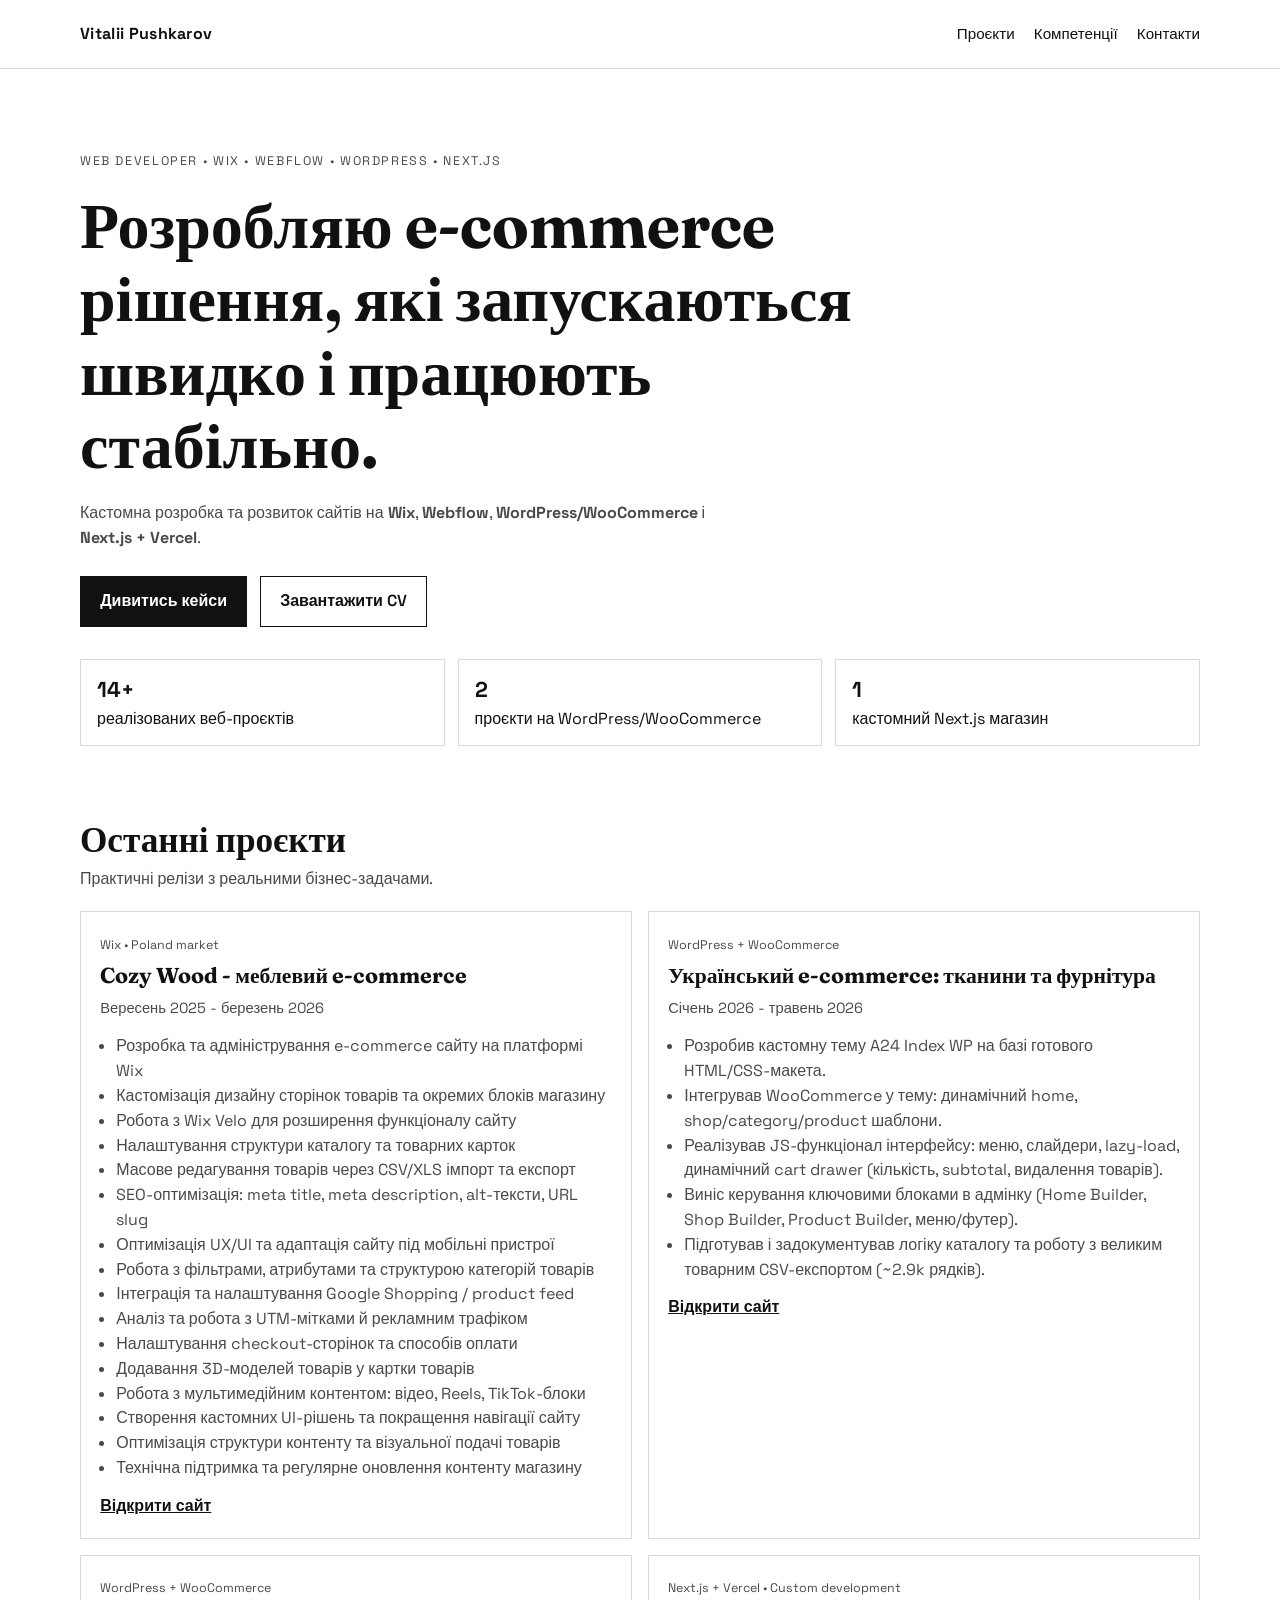
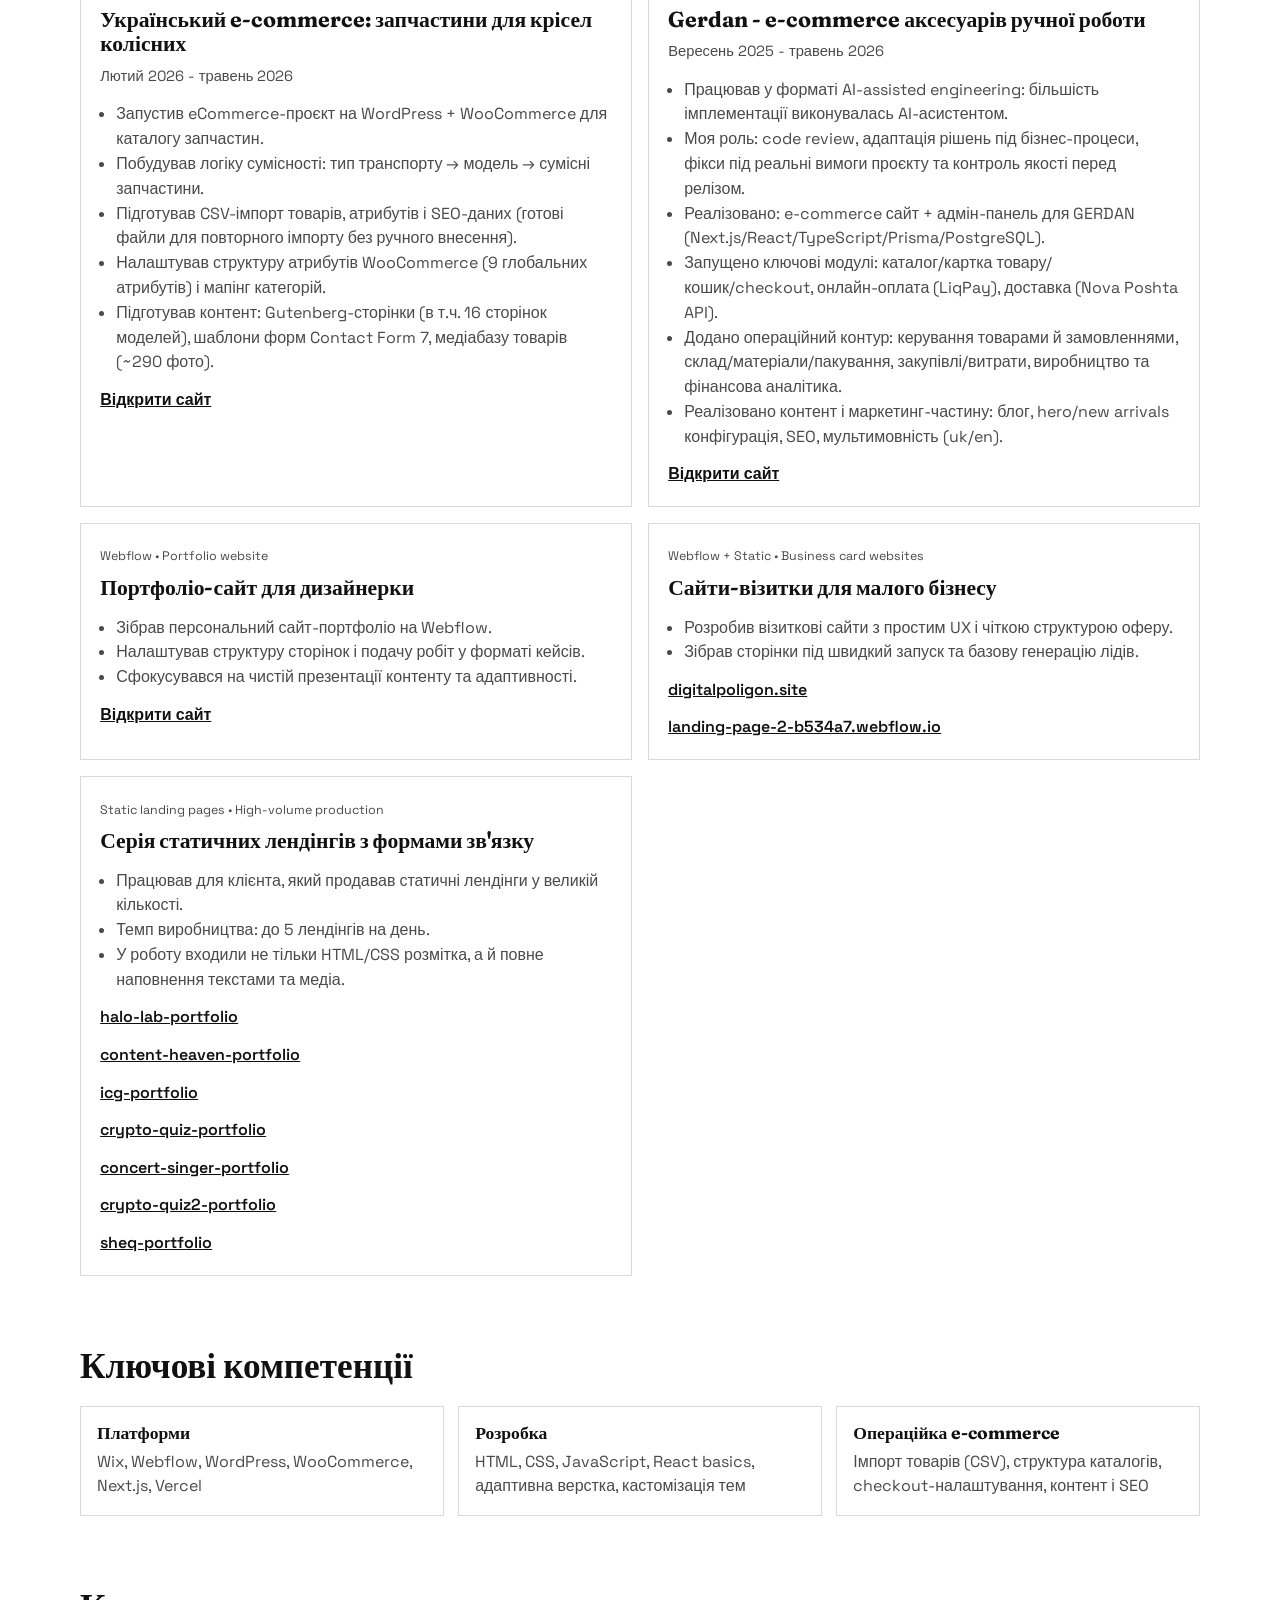
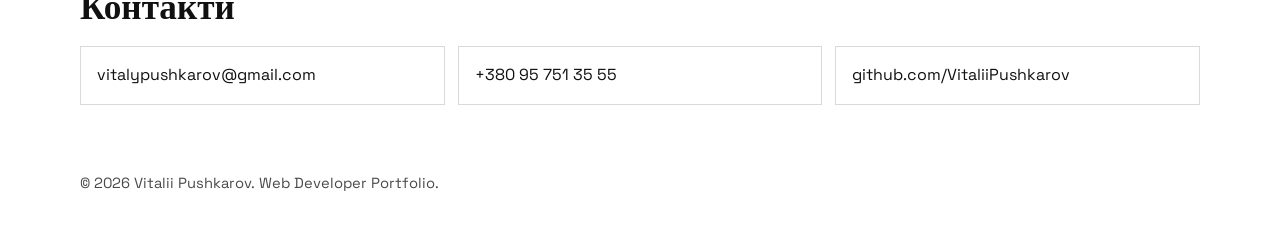
<file: index.html>
<!doctype html>
<html lang="uk">
  <head>
    <meta charset="utf-8" />
    <meta name="viewport" content="width=device-width, initial-scale=1" />
    <title>Vitalii Pushkarov - Web Developer Portfolio</title>
    <meta
      name="description"
      content="Портфоліо: Wix, Webflow, WordPress/WooCommerce, Next.js custom development."
    />
    <link rel="preconnect" href="https://fonts.googleapis.com" />
    <link rel="preconnect" href="https://fonts.gstatic.com" crossorigin />
    <link
      href="https://fonts.googleapis.com/css2?family=Fraunces:opsz,wght@9..144,500;9..144,700&family=Space+Grotesk:wght@400;500;600;700&display=swap"
      rel="stylesheet"
    />
    <link rel="stylesheet" href="styles.css" />
  </head>
  <body>
    <div class="ambient ambient-left"></div>
    <div class="ambient ambient-right"></div>

    <header class="site-header">
      <div class="container nav-wrap">
        <a class="brand" href="#top">Vitalii Pushkarov</a>
        <nav class="nav">
          <a href="#projects">Проєкти</a>
          <a href="#skills">Компетенції</a>
          <a href="#contact">Контакти</a>
        </nav>
      </div>
    </header>

    <main id="top">
      <section class="hero container">
        <p class="eyebrow">
          Web Developer • Wix • Webflow • WordPress • Next.js
        </p>
        <h1>
          Розробляю e-commerce рішення, які запускаються швидко і працюють
          стабільно.
        </h1>
        <p class="lead">
          Кастомна розробка та розвиток сайтів на <strong>Wix</strong>,
          <strong>Webflow</strong>, <strong>WordPress/WooCommerce</strong> і
          <strong>Next.js + Vercel</strong>.
        </p>
        <div class="cta-row">
          <a class="btn btn-primary" href="#projects">Дивитись кейси</a>
          <a
            class="btn btn-ghost"
            href="/portfolio/cv/CV_Vitalii_Pushkarov.docx"
            >Завантажити CV</a
          >
        </div>
        <ul class="stats">
          <li><span>14+</span> реалізованих веб-проєктів</li>
          <li><span>2</span> проєкти на WordPress/WooCommerce</li>
          <li><span>1</span> кастомний Next.js магазин</li>
        </ul>
      </section>

      <section id="projects" class="container section">
        <div class="section-head">
          <h2>Останні проєкти</h2>
          <p>Практичні релізи з реальними бізнес-задачами.</p>
        </div>

        <div class="cards">
          <article class="card">
            <p class="tag">Wix • Poland market</p>
            <h3>Cozy Wood - меблевий e-commerce</h3>
            <p class="meta">Вересень 2025 - березень 2026</p>
            <ul>
              <li>
                Розробка та адміністрування e-commerce сайту на платформі Wix￼
              </li>
              <li>
                Кастомізація дизайну сторінок товарів та окремих блоків магазину
              </li>
              <li>Робота з Wix Velo для розширення функціоналу сайту</li>
              <li>Налаштування структури каталогу та товарних карток</li>
              <li>
                Масове редагування товарів через CSV/XLS імпорт та експорт
              </li>
              <li>
                SEO-оптимізація: meta title, meta description, alt-тексти, URL
                slug
              </li>
              <li>
                Оптимізація UX/UI та адаптація сайту під мобільні пристрої
              </li>
              <li>
                Робота з фільтрами, атрибутами та структурою категорій товарів
              </li>
              <li>Інтеграція та налаштування Google Shopping / product feed</li>
              <li>Аналіз та робота з UTM-мітками й рекламним трафіком</li>
              <li>Налаштування checkout-сторінок та способів оплати</li>
              <li>Додавання 3D-моделей товарів у картки товарів</li>
              <li>
                Робота з мультимедійним контентом: відео, Reels, TikTok-блоки
              </li>
              <li>
                Створення кастомних UI-рішень та покращення навігації сайту
              </li>
              <li>
                Оптимізація структури контенту та візуальної подачі товарів
              </li>
              <li>
                Технічна підтримка та регулярне оновлення контенту магазину
              </li>
            </ul>
            <a
              class="inline-link"
              href="https://www.cozy-wood.com/"
              target="_blank"
              rel="noreferrer"
              >Відкрити сайт</a
            >
          </article>

          <article class="card">
            <p class="tag">WordPress + WooCommerce</p>
            <h3>Український e-commerce: тканини та фурнітура</h3>
            <p class="meta">Січень 2026 - травень 2026</p>
            <ul>
              <li>
                Розробив кастомну тему A24 Index WP на базі готового
                HTML/CSS-макета.
              </li>
              <li>
                Інтегрував WooCommerce у тему: динамічний home,
                shop/category/product шаблони.
              </li>
              <li>
                Реалізував JS-функціонал інтерфейсу: меню, слайдери, lazy-load,
                динамічний cart drawer (кількість, subtotal, видалення товарів).
              </li>
              <li>
                Виніс керування ключовими блоками в адмінку (Home Builder, Shop
                Builder, Product Builder, меню/футер).
              </li>
              <li>
                Підготував і задокументував логіку каталогу та роботу з великим
                товарним CSV-експортом (~2.9k рядків).
              </li>
            </ul>
            <a
              class="inline-link"
              href="https://shanzhan.com.ua/"
              target="_blank"
              rel="noreferrer"
              >Відкрити сайт</a
            >
          </article>

          <article class="card">
            <p class="tag">WordPress + WooCommerce</p>
            <h3>Український e-commerce: запчастини для крісел колісних</h3>
            <p class="meta">Лютий 2026 - травень 2026</p>
            <ul>
              <li>
                Запустив eCommerce-проєкт на WordPress + WooCommerce для
                каталогу запчастин.
              </li>
              <li>
                Побудував логіку сумісності: тип транспорту → модель → сумісні
                запчастини.
              </li>
              <li>
                Підготував CSV-імпорт товарів, атрибутів і SEO-даних (готові
                файли для повторного імпорту без ручного внесення).
              </li>
              <li>
                Налаштував структуру атрибутів WooCommerce (9 глобальних
                атрибутів) і мапінг категорій.
              </li>
              <li>
                Підготував контент: Gutenberg-сторінки (в т.ч. 16 сторінок
                моделей), шаблони форм Contact Form 7, медіабазу товарів (~290
                фото).
              </li>
            </ul>
            <a
              class="inline-link"
              href="https://marbest.com.ua/"
              target="_blank"
              rel="noreferrer"
              >Відкрити сайт</a
            >
          </article>

          <article class="card">
            <p class="tag">Next.js + Vercel • Custom development</p>
            <h3>Gerdan - e-commerce аксесуарів ручної роботи</h3>
            <p class="meta">Вересень 2025 - травень 2026</p>
            <ul>
              <li>
                Працював у форматі AI-assisted engineering: більшість
                імплементації виконувалась AI-асистентом.
              </li>
              <li>
                Моя роль: code review, адаптація рішень під бізнес-процеси,
                фікси під реальні вимоги проєкту та контроль якості перед
                релізом.
              </li>
              <li>
                Реалізовано: e-commerce сайт + адмін-панель для GERDAN
                (Next.js/React/TypeScript/Prisma/PostgreSQL).
              </li>
              <li>
                Запущено ключові модулі: каталог/картка товару/кошик/checkout,
                онлайн-оплата (LiqPay), доставка (Nova Poshta API).
              </li>
              <li>
                Додано операційний контур: керування товарами й замовленнями,
                склад/матеріали/пакування, закупівлі/витрати, виробництво та
                фінансова аналітика.
              </li>
              <li>
                Реалізовано контент і маркетинг-частину: блог, hero/new arrivals
                конфігурація, SEO, мультимовність (uk/en).
              </li>
            </ul>
            <a
              class="inline-link"
              href="https://gerdan.online"
              target="_blank"
              rel="noreferrer"
              >Відкрити сайт</a
            >
          </article>

          <article class="card">
            <p class="tag">Webflow • Portfolio website</p>
            <h3>Портфоліо-сайт для дизайнерки</h3>
            <ul>
              <li>Зібрав персональний сайт-портфоліо на Webflow.</li>
              <li>
                Налаштував структуру сторінок і подачу робіт у форматі кейсів.
              </li>
              <li>
                Сфокусувався на чистій презентації контенту та адаптивності.
              </li>
            </ul>
            <a
              class="inline-link"
              href="https://valeriia-portfolio.webflow.io/"
              target="_blank"
              rel="noreferrer"
              >Відкрити сайт</a
            >
          </article>

          <article class="card">
            <p class="tag">Webflow + Static • Business card websites</p>
            <h3>Сайти-візитки для малого бізнесу</h3>
            <ul>
              <li>
                Розробив візиткові сайти з простим UX і чіткою структурою оферу.
              </li>
              <li>
                Зібрав сторінки під швидкий запуск та базову генерацію лідів.
              </li>
            </ul>
            <a
              class="inline-link"
              href="https://digitalpoligon.site/"
              target="_blank"
              rel="noreferrer"
              >digitalpoligon.site</a
            ><br />
            <a
              class="inline-link"
              href="https://landing-page-2-b534a7.webflow.io/"
              target="_blank"
              rel="noreferrer"
              >landing-page-2-b534a7.webflow.io</a
            >
          </article>

          <article class="card">
            <p class="tag">Static landing pages • High-volume production</p>
            <h3>Серія статичних лендінгів з формами зв'язку</h3>
            <ul>
              <li>
                Працював для клієнта, який продавав статичні лендінги у великій
                кількості.
              </li>
              <li>Темп виробництва: до 5 лендінгів на день.</li>
              <li>
                У роботу входили не тільки HTML/CSS розмітка, а й повне
                наповнення текстами та медіа.
              </li>
            </ul>
            <a
              class="inline-link"
              href="https://vitaliipushkarov.github.io/halo-lab-porfolio/"
              target="_blank"
              rel="noreferrer"
              >halo-lab-portfolio</a
            ><br />
            <a
              class="inline-link"
              href="https://vitaliipushkarov.github.io/content-heaven-portfolio/"
              target="_blank"
              rel="noreferrer"
              >content-heaven-portfolio</a
            ><br />
            <a
              class="inline-link"
              href="https://vitaliipushkarov.github.io/icg-portfolio/"
              target="_blank"
              rel="noreferrer"
              >icg-portfolio</a
            ><br />
            <a
              class="inline-link"
              href="https://vitaliipushkarov.github.io/crypto-quiz-portfolio/"
              target="_blank"
              rel="noreferrer"
              >crypto-quiz-portfolio</a
            ><br />
            <a
              class="inline-link"
              href="https://vitaliipushkarov.github.io/concert-singer-portfolio/"
              target="_blank"
              rel="noreferrer"
              >concert-singer-portfolio</a
            ><br />
            <a
              class="inline-link"
              href="https://vitaliipushkarov.github.io/crypto-quiz2-portfolio/"
              target="_blank"
              rel="noreferrer"
              >crypto-quiz2-portfolio</a
            ><br />
            <a
              class="inline-link"
              href="https://vitaliipushkarov.github.io/sheq-portfolio/"
              target="_blank"
              rel="noreferrer"
              >sheq-portfolio</a
            >
          </article>
        </div>
      </section>

      <section id="skills" class="container section">
        <div class="section-head">
          <h2>Ключові компетенції</h2>
        </div>
        <div class="grid-3">
          <div class="panel">
            <h3>Платформи</h3>
            <p>Wix, Webflow, WordPress, WooCommerce, Next.js, Vercel</p>
          </div>
          <div class="panel">
            <h3>Розробка</h3>
            <p>
              HTML, CSS, JavaScript, React basics, адаптивна верстка,
              кастомізація тем
            </p>
          </div>
          <div class="panel">
            <h3>Операційка e-commerce</h3>
            <p>
              Імпорт товарів (CSV), структура каталогів, checkout-налаштування,
              контент і SEO
            </p>
          </div>
        </div>
      </section>

      <section id="contact" class="container section">
        <div class="section-head">
          <h2>Контакти</h2>
        </div>
        <div class="contact-grid">
          <a href="mailto:vitalypushkarov@gmail.com"
            >vitalypushkarov@gmail.com</a
          >
          <a href="tel:+380957513555">+380 95 751 35 55</a>
          <a
            href="https://github.com/VitaliiPushkarov"
            target="_blank"
            rel="noreferrer"
            >github.com/VitaliiPushkarov</a
          >
        </div>
      </section>
    </main>

    <footer class="site-footer">
      <div class="container">
        <p>© 2026 Vitalii Pushkarov. Web Developer Portfolio.</p>
      </div>
    </footer>
  </body>
</html>
</file>
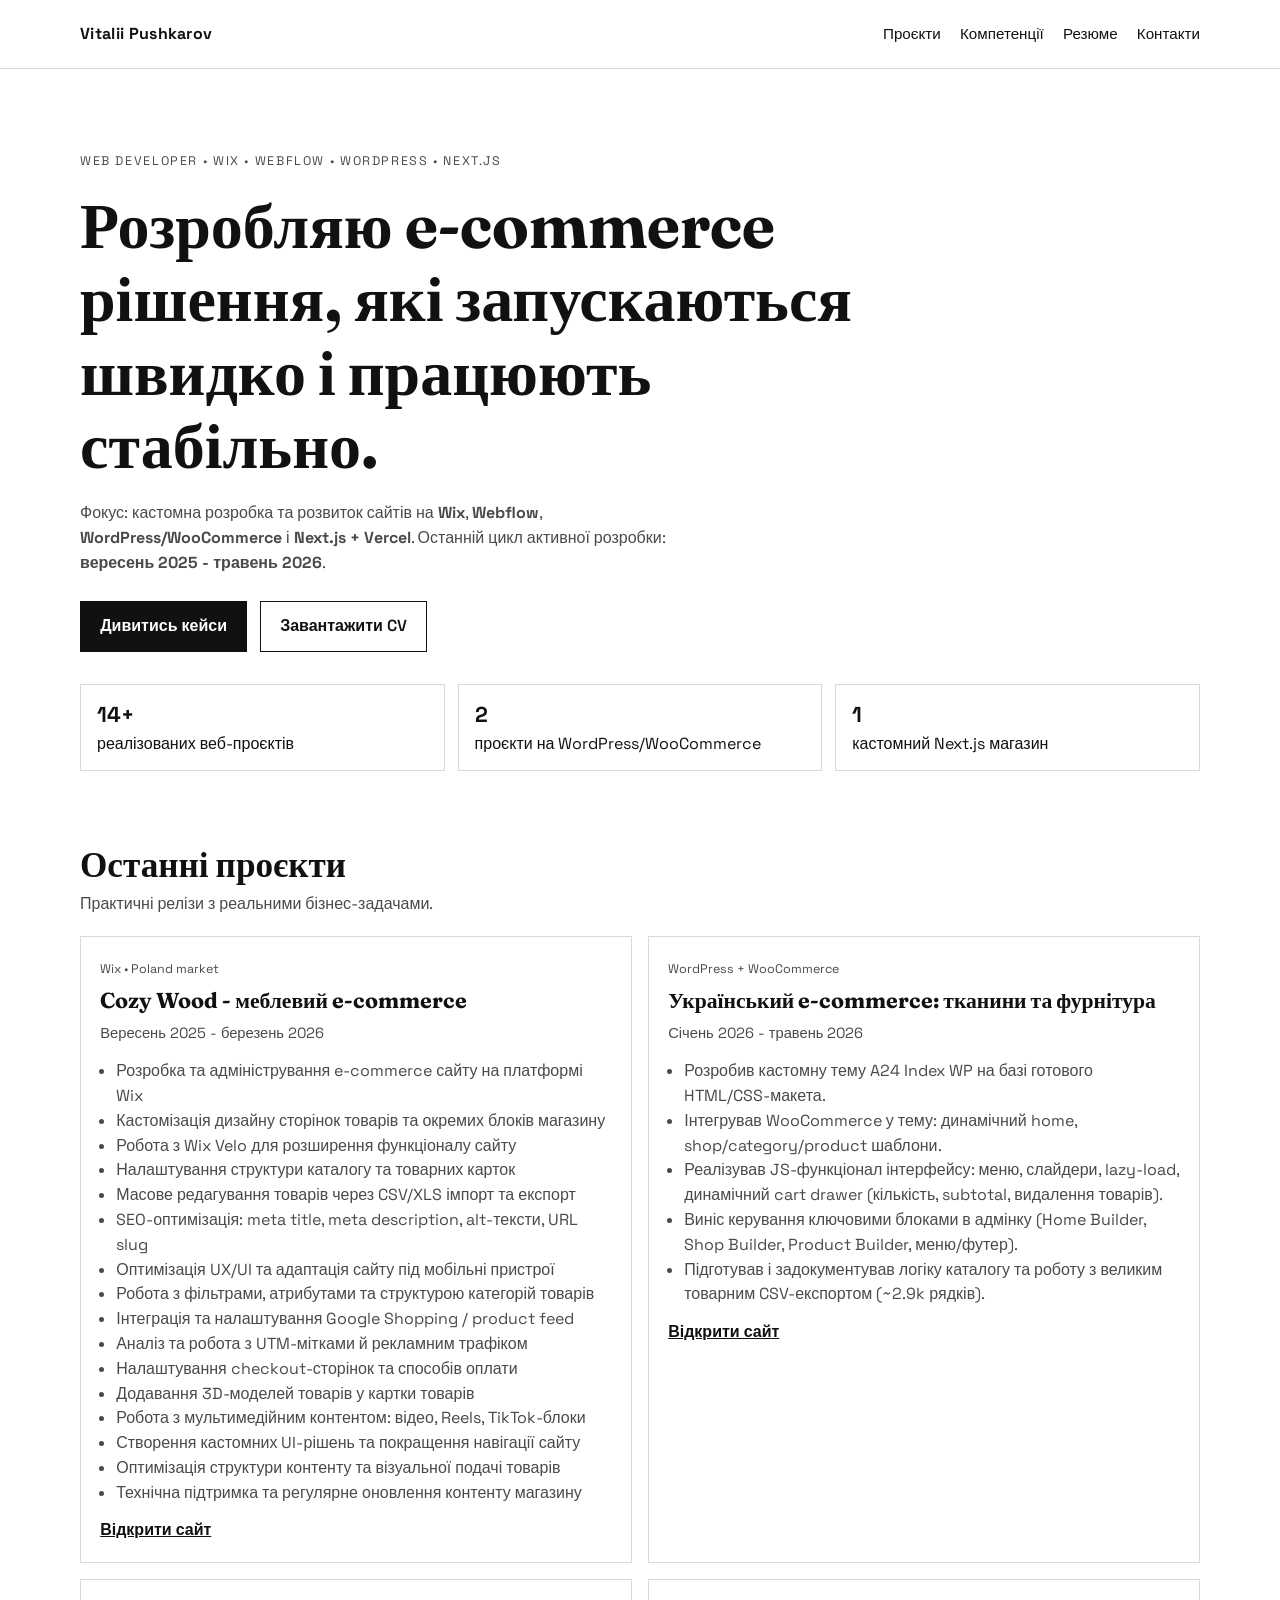
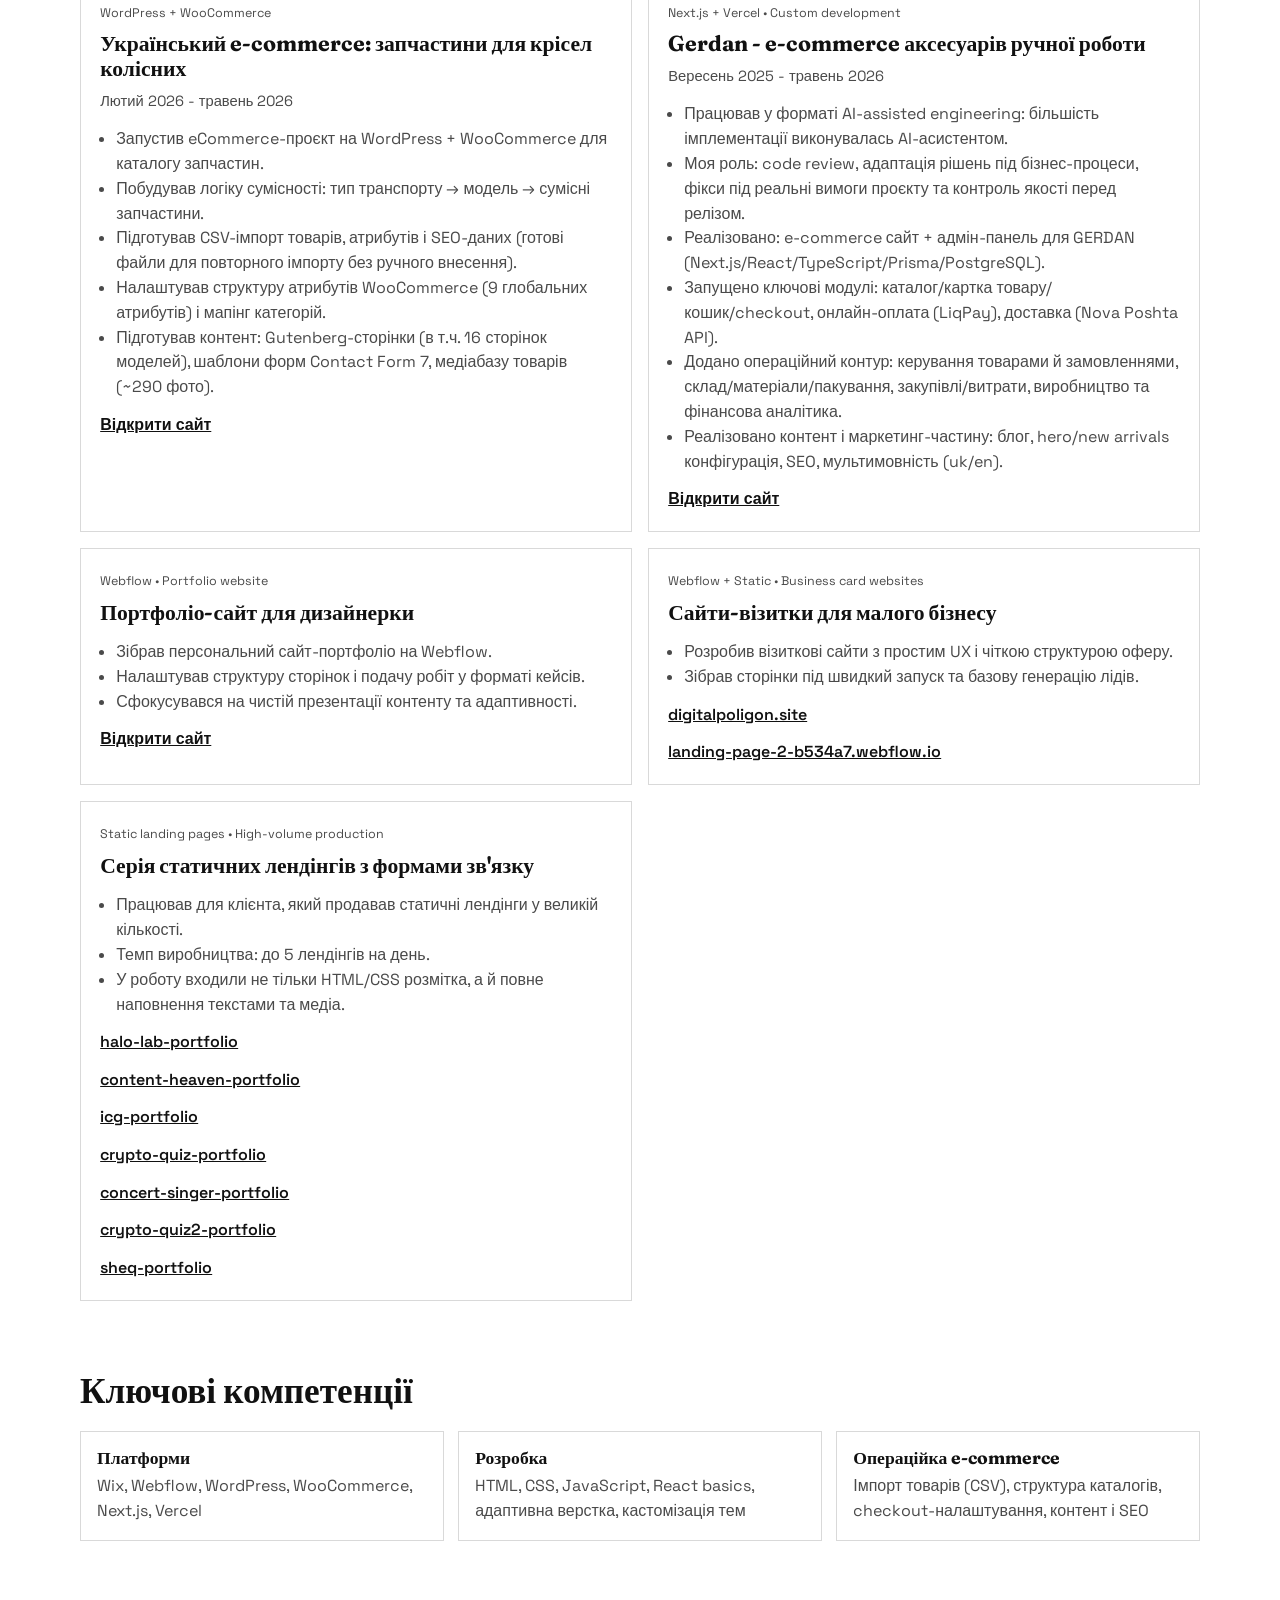
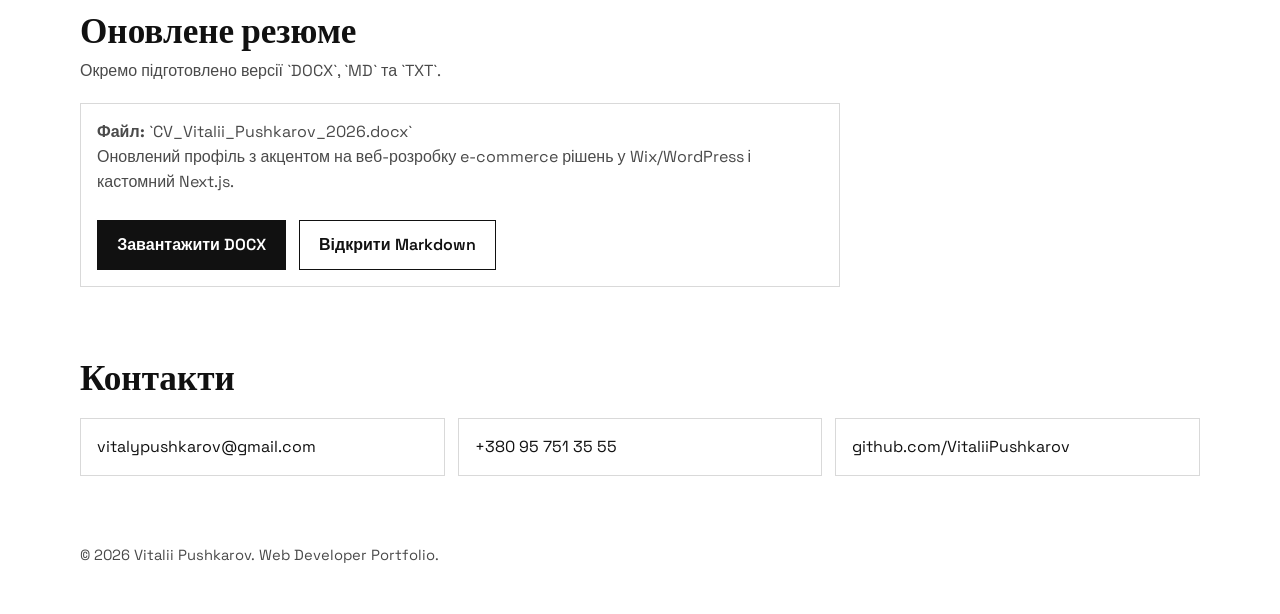
<file: portfolio-landing/index.html>
<!doctype html>
<html lang="uk">
  <head>
    <meta charset="utf-8" />
    <meta name="viewport" content="width=device-width, initial-scale=1" />
    <title>Vitalii Pushkarov - Web Developer Portfolio</title>
    <meta
      name="description"
      content="Портфоліо Віталія Пушкарьова: Wix, Webflow, WordPress/WooCommerce, Next.js custom development."
    />
    <link rel="preconnect" href="https://fonts.googleapis.com" />
    <link rel="preconnect" href="https://fonts.gstatic.com" crossorigin />
    <link
      href="https://fonts.googleapis.com/css2?family=Fraunces:opsz,wght@9..144,500;9..144,700&family=Space+Grotesk:wght@400;500;600;700&display=swap"
      rel="stylesheet"
    />
    <link rel="stylesheet" href="./styles.css" />
  </head>
  <body>
    <div class="ambient ambient-left"></div>
    <div class="ambient ambient-right"></div>

    <header class="site-header">
      <div class="container nav-wrap">
        <a class="brand" href="#top">Vitalii Pushkarov</a>
        <nav class="nav">
          <a href="#projects">Проєкти</a>
          <a href="#skills">Компетенції</a>
          <a href="#resume">Резюме</a>
          <a href="#contact">Контакти</a>
        </nav>
      </div>
    </header>

    <main id="top">
      <section class="hero container">
        <p class="eyebrow">
          Web Developer • Wix • Webflow • WordPress • Next.js
        </p>
        <h1>
          Розробляю e-commerce рішення, які запускаються швидко і працюють
          стабільно.
        </h1>
        <p class="lead">
          Фокус: кастомна розробка та розвиток сайтів на <strong>Wix</strong>,
          <strong>Webflow</strong>, <strong>WordPress/WooCommerce</strong> і
          <strong>Next.js + Vercel</strong>. Останній цикл активної розробки:
          <strong>вересень 2025 - травень 2026</strong>.
        </p>
        <div class="cta-row">
          <a class="btn btn-primary" href="#projects">Дивитись кейси</a>
          <a class="btn btn-ghost" href="../CV_Vitalii_Pushkarov_2026.docx"
            >Завантажити CV</a
          >
        </div>
        <ul class="stats">
          <li><span>14+</span> реалізованих веб-проєктів</li>
          <li><span>2</span> проєкти на WordPress/WooCommerce</li>
          <li><span>1</span> кастомний Next.js магазин</li>
        </ul>
      </section>

      <section id="projects" class="container section">
        <div class="section-head">
          <h2>Останні проєкти</h2>
          <p>Практичні релізи з реальними бізнес-задачами.</p>
        </div>

        <div class="cards">
          <article class="card">
            <p class="tag">Wix • Poland market</p>
            <h3>Cozy Wood - меблевий e-commerce</h3>
            <p class="meta">Вересень 2025 - березень 2026</p>
            <ul>
              <li>
                Розробка та адміністрування e-commerce сайту на платформі Wix￼
              </li>
              <li>
                Кастомізація дизайну сторінок товарів та окремих блоків магазину
              </li>
              <li>Робота з Wix Velo для розширення функціоналу сайту</li>
              <li>Налаштування структури каталогу та товарних карток</li>
              <li>
                Масове редагування товарів через CSV/XLS імпорт та експорт
              </li>
              <li>
                SEO-оптимізація: meta title, meta description, alt-тексти, URL
                slug
              </li>
              <li>
                Оптимізація UX/UI та адаптація сайту під мобільні пристрої
              </li>
              <li>
                Робота з фільтрами, атрибутами та структурою категорій товарів
              </li>
              <li>Інтеграція та налаштування Google Shopping / product feed</li>
              <li>Аналіз та робота з UTM-мітками й рекламним трафіком</li>
              <li>Налаштування checkout-сторінок та способів оплати</li>
              <li>Додавання 3D-моделей товарів у картки товарів</li>
              <li>
                Робота з мультимедійним контентом: відео, Reels, TikTok-блоки
              </li>
              <li>
                Створення кастомних UI-рішень та покращення навігації сайту
              </li>
              <li>
                Оптимізація структури контенту та візуальної подачі товарів
              </li>
              <li>
                Технічна підтримка та регулярне оновлення контенту магазину
              </li>
            </ul>
            <a
              class="inline-link"
              href="https://www.cozy-wood.com/"
              target="_blank"
              rel="noreferrer"
              >Відкрити сайт</a
            >
          </article>

          <article class="card">
            <p class="tag">WordPress + WooCommerce</p>
            <h3>Український e-commerce: тканини та фурнітура</h3>
            <p class="meta">Січень 2026 - травень 2026</p>
            <ul>
              <li>
                Розробив кастомну тему A24 Index WP на базі готового
                HTML/CSS-макета.
              </li>
              <li>
                Інтегрував WooCommerce у тему: динамічний home,
                shop/category/product шаблони.
              </li>
              <li>
                Реалізував JS-функціонал інтерфейсу: меню, слайдери, lazy-load,
                динамічний cart drawer (кількість, subtotal, видалення товарів).
              </li>
              <li>
                Виніс керування ключовими блоками в адмінку (Home Builder, Shop
                Builder, Product Builder, меню/футер).
              </li>
              <li>
                Підготував і задокументував логіку каталогу та роботу з великим
                товарним CSV-експортом (~2.9k рядків).
              </li>
            </ul>
            <a
              class="inline-link"
              href="https://shanzhan.com.ua/"
              target="_blank"
              rel="noreferrer"
              >Відкрити сайт</a
            >
          </article>

          <article class="card">
            <p class="tag">WordPress + WooCommerce</p>
            <h3>Український e-commerce: запчастини для крісел колісних</h3>
            <p class="meta">Лютий 2026 - травень 2026</p>
            <ul>
              <li>
                Запустив eCommerce-проєкт на WordPress + WooCommerce для
                каталогу запчастин.
              </li>
              <li>
                Побудував логіку сумісності: тип транспорту → модель → сумісні
                запчастини.
              </li>
              <li>
                Підготував CSV-імпорт товарів, атрибутів і SEO-даних (готові
                файли для повторного імпорту без ручного внесення).
              </li>
              <li>
                Налаштував структуру атрибутів WooCommerce (9 глобальних
                атрибутів) і мапінг категорій.
              </li>
              <li>
                Підготував контент: Gutenberg-сторінки (в т.ч. 16 сторінок
                моделей), шаблони форм Contact Form 7, медіабазу товарів (~290
                фото).
              </li>
            </ul>
            <a
              class="inline-link"
              href="https://marbest.com.ua/"
              target="_blank"
              rel="noreferrer"
              >Відкрити сайт</a
            >
          </article>

          <article class="card">
            <p class="tag">Next.js + Vercel • Custom development</p>
            <h3>Gerdan - e-commerce аксесуарів ручної роботи</h3>
            <p class="meta">Вересень 2025 - травень 2026</p>
            <ul>
              <li>
                Працював у форматі AI-assisted engineering: більшість
                імплементації виконувалась AI-асистентом.
              </li>
              <li>
                Моя роль: code review, адаптація рішень під бізнес-процеси,
                фікси під реальні вимоги проєкту та контроль якості перед
                релізом.
              </li>
              <li>
                Реалізовано: e-commerce сайт + адмін-панель для GERDAN
                (Next.js/React/TypeScript/Prisma/PostgreSQL).
              </li>
              <li>
                Запущено ключові модулі: каталог/картка товару/кошик/checkout,
                онлайн-оплата (LiqPay), доставка (Nova Poshta API).
              </li>
              <li>
                Додано операційний контур: керування товарами й замовленнями,
                склад/матеріали/пакування, закупівлі/витрати, виробництво та
                фінансова аналітика.
              </li>
              <li>
                Реалізовано контент і маркетинг-частину: блог, hero/new arrivals
                конфігурація, SEO, мультимовність (uk/en).
              </li>
            </ul>
            <a
              class="inline-link"
              href="https://gerdan.online"
              target="_blank"
              rel="noreferrer"
              >Відкрити сайт</a
            >
          </article>

          <article class="card">
            <p class="tag">Webflow • Portfolio website</p>
            <h3>Портфоліо-сайт для дизайнерки</h3>
            <ul>
              <li>Зібрав персональний сайт-портфоліо на Webflow.</li>
              <li>
                Налаштував структуру сторінок і подачу робіт у форматі кейсів.
              </li>
              <li>
                Сфокусувався на чистій презентації контенту та адаптивності.
              </li>
            </ul>
            <a
              class="inline-link"
              href="https://valeriia-portfolio.webflow.io/"
              target="_blank"
              rel="noreferrer"
              >Відкрити сайт</a
            >
          </article>

          <article class="card">
            <p class="tag">Webflow + Static • Business card websites</p>
            <h3>Сайти-візитки для малого бізнесу</h3>
            <ul>
              <li>
                Розробив візиткові сайти з простим UX і чіткою структурою оферу.
              </li>
              <li>
                Зібрав сторінки під швидкий запуск та базову генерацію лідів.
              </li>
            </ul>
            <a
              class="inline-link"
              href="https://digitalpoligon.site/"
              target="_blank"
              rel="noreferrer"
              >digitalpoligon.site</a
            ><br />
            <a
              class="inline-link"
              href="https://landing-page-2-b534a7.webflow.io/"
              target="_blank"
              rel="noreferrer"
              >landing-page-2-b534a7.webflow.io</a
            >
          </article>

          <article class="card">
            <p class="tag">Static landing pages • High-volume production</p>
            <h3>Серія статичних лендінгів з формами зв'язку</h3>
            <ul>
              <li>
                Працював для клієнта, який продавав статичні лендінги у великій
                кількості.
              </li>
              <li>Темп виробництва: до 5 лендінгів на день.</li>
              <li>
                У роботу входили не тільки HTML/CSS розмітка, а й повне
                наповнення текстами та медіа.
              </li>
            </ul>
            <a
              class="inline-link"
              href="https://vitaliipushkarov.github.io/halo-lab-porfolio/"
              target="_blank"
              rel="noreferrer"
              >halo-lab-portfolio</a
            ><br />
            <a
              class="inline-link"
              href="https://vitaliipushkarov.github.io/content-heaven-portfolio/"
              target="_blank"
              rel="noreferrer"
              >content-heaven-portfolio</a
            ><br />
            <a
              class="inline-link"
              href="https://vitaliipushkarov.github.io/icg-portfolio/"
              target="_blank"
              rel="noreferrer"
              >icg-portfolio</a
            ><br />
            <a
              class="inline-link"
              href="https://vitaliipushkarov.github.io/crypto-quiz-portfolio/"
              target="_blank"
              rel="noreferrer"
              >crypto-quiz-portfolio</a
            ><br />
            <a
              class="inline-link"
              href="https://vitaliipushkarov.github.io/concert-singer-portfolio/"
              target="_blank"
              rel="noreferrer"
              >concert-singer-portfolio</a
            ><br />
            <a
              class="inline-link"
              href="https://vitaliipushkarov.github.io/crypto-quiz2-portfolio/"
              target="_blank"
              rel="noreferrer"
              >crypto-quiz2-portfolio</a
            ><br />
            <a
              class="inline-link"
              href="https://vitaliipushkarov.github.io/sheq-portfolio/"
              target="_blank"
              rel="noreferrer"
              >sheq-portfolio</a
            >
          </article>
        </div>
      </section>

      <section id="skills" class="container section">
        <div class="section-head">
          <h2>Ключові компетенції</h2>
        </div>
        <div class="grid-3">
          <div class="panel">
            <h3>Платформи</h3>
            <p>Wix, Webflow, WordPress, WooCommerce, Next.js, Vercel</p>
          </div>
          <div class="panel">
            <h3>Розробка</h3>
            <p>
              HTML, CSS, JavaScript, React basics, адаптивна верстка,
              кастомізація тем
            </p>
          </div>
          <div class="panel">
            <h3>Операційка e-commerce</h3>
            <p>
              Імпорт товарів (CSV), структура каталогів, checkout-налаштування,
              контент і SEO
            </p>
          </div>
        </div>
      </section>

      <section id="resume" class="container section section-resume">
        <div class="section-head">
          <h2>Оновлене резюме</h2>
          <p>Окремо підготовлено версії `DOCX`, `MD` та `TXT`.</p>
        </div>
        <div class="resume-box">
          <p><strong>Файл:</strong> `CV_Vitalii_Pushkarov_2026.docx`</p>
          <p>
            Оновлений профіль з акцентом на веб-розробку e-commerce рішень у
            Wix/WordPress і кастомний Next.js.
          </p>
          <div class="cta-row">
            <a class="btn btn-primary" href="../CV_Vitalii_Pushkarov_2026.docx"
              >Завантажити DOCX</a
            >
            <a class="btn btn-ghost" href="../CV_Vitalii_Pushkarov_2026_UA.md"
              >Відкрити Markdown</a
            >
          </div>
        </div>
      </section>

      <section id="contact" class="container section">
        <div class="section-head">
          <h2>Контакти</h2>
        </div>
        <div class="contact-grid">
          <a href="mailto:vitalypushkarov@gmail.com"
            >vitalypushkarov@gmail.com</a
          >
          <a href="tel:+380957513555">+380 95 751 35 55</a>
          <a
            href="https://github.com/VitaliiPushkarov"
            target="_blank"
            rel="noreferrer"
            >github.com/VitaliiPushkarov</a
          >
        </div>
      </section>
    </main>

    <footer class="site-footer">
      <div class="container">
        <p>© 2026 Vitalii Pushkarov. Web Developer Portfolio.</p>
      </div>
    </footer>
  </body>
</html>
</file>
<file: styles.css>
:root {
  --bg: #ffffff;
  --card: #ffffff;
  --line: #d9d9d9;
  --text: #111111;
  --muted: #4a4a4a;
}

* {
  box-sizing: border-box;
}

html,
body {
  margin: 0;
  padding: 0;
}

body {
  font-family: 'Space Grotesk', 'Segoe UI', sans-serif;
  background: var(--bg);
  color: var(--text);
  line-height: 1.55;
  overflow-x: hidden;
}

h1,
h2,
h3 {
  font-family: 'Fraunces', 'Times New Roman', serif;
  line-height: 1.15;
  margin: 0;
}

p {
  margin: 0;
}

a {
  color: inherit;
  text-decoration: none;
}

.container {
  width: min(1120px, 92vw);
  margin: 0 auto;
}

.site-header {
  position: sticky;
  top: 0;
  z-index: 20;
  background: #ffffff;
  border-bottom: 1px solid var(--line);
}

.nav-wrap {
  display: flex;
  align-items: center;
  justify-content: space-between;
  min-height: 68px;
}

.brand {
  font-weight: 700;
  letter-spacing: 0.02em;
}

.nav {
  display: flex;
  gap: 1.2rem;
  font-size: 0.95rem;
  color: var(--text);
}

.nav a:hover {
  color: var(--text);
}

.hero {
  padding: 5.2rem 0 2.4rem;
  position: relative;
  animation: rise 0.7s ease-out;
}

.eyebrow {
  color: var(--muted);
  text-transform: uppercase;
  letter-spacing: 0.13em;
  font-size: 0.78rem;
  margin-bottom: 1rem;
}

.hero h1 {
  font-size: clamp(2rem, 6vw, 4rem);
  max-width: 18ch;
  margin-bottom: 1.2rem;
}

.lead {
  max-width: 65ch;
  color: var(--muted);
}

.cta-row {
  margin-top: 1.6rem;
  display: flex;
  flex-wrap: wrap;
  gap: 0.8rem;
}

.btn {
  display: inline-flex;
  align-items: center;
  justify-content: center;
  padding: 0.74rem 1.2rem;
  border-radius: 0;
  border: 1px solid var(--text);
  font-weight: 600;
  background: transparent;
  color: var(--text);
}

.btn-primary {
  background: var(--text);
  color: #ffffff;
}
.btn-primary:hover {
  background: transparent;
  color: var(--text);
}

.btn-ghost {
  background: transparent;
}
.btn-ghost:hover {
  background: var(--text);
  color: #ffffff;
}

.stats {
  margin: 2rem 0 0;
  padding: 0;
  list-style: none;
  display: grid;
  grid-template-columns: repeat(3, minmax(0, 1fr));
  gap: 0.8rem;
}

.stats li {
  background: #ffffff;
  border: 1px solid var(--line);
  border-radius: 0;
  padding: 0.85rem 1rem;
  color: var(--text);
}

.stats span {
  display: block;
  font-size: 1.35rem;
  color: var(--text);
  font-weight: 700;
}

.section {
  padding: 2.2rem 0;
}

.section-head {
  margin-bottom: 1.2rem;
}

.section-head h2 {
  font-size: clamp(1.45rem, 3.4vw, 2.2rem);
}

.section-head p {
  margin-top: 0.45rem;
  color: var(--muted);
}

.cards {
  display: grid;
  grid-template-columns: repeat(2, minmax(0, 1fr));
  gap: 1rem;
}

.card {
  background: #ffffff;
  border: 1px solid var(--line);
  border-radius: 0;
  padding: 1.2rem;
}

.card h3 {
  margin-top: 0.5rem;
  font-size: 1.35rem;
}

.tag {
  display: inline;
  color: var(--muted);
  background: transparent;
  border: none;
  border-radius: 0;
  padding: 0;
  font-size: 0.78rem;
}

.meta {
  color: var(--muted);
  margin-top: 0.5rem;
  font-size: 0.92rem;
}

.card ul {
  margin: 0.9rem 0 0;
  padding-left: 1rem;
  color: var(--muted);
}

.inline-link {
  display: inline-block;
  margin-top: 0.8rem;
  color: var(--text);
  font-weight: 600;
  text-decoration: underline;
}

.grid-3 {
  display: grid;
  grid-template-columns: repeat(3, minmax(0, 1fr));
  gap: 0.9rem;
}

.panel,
.resume-box,
.contact-grid a {
  background: #ffffff;
  border: 1px solid var(--line);
  border-radius: 0;
  padding: 1rem;
}

.panel h3 {
  font-size: 1.1rem;
  margin-bottom: 0.4rem;
}

.panel p,
.resume-box p {
  color: var(--muted);
}

.section-resume .resume-box {
  max-width: 760px;
}

.contact-grid {
  display: grid;
  grid-template-columns: repeat(3, minmax(0, 1fr));
  gap: 0.8rem;
}

.contact-grid a {
  transition:
    border-color 0.2s ease,
    color 0.2s ease;
}

.contact-grid a:hover {
  border-color: var(--text);
  color: var(--text);
}

.site-footer {
  padding: 2rem 0 3rem;
  color: var(--muted);
  font-size: 0.92rem;
}

.ambient {
  display: none;
}

@keyframes rise {
  from {
    transform: none;
    opacity: 1;
  }
  to {
    transform: none;
    opacity: 1;
  }
}

@media (max-width: 980px) {
  .cards,
  .grid-3,
  .contact-grid,
  .stats {
    grid-template-columns: 1fr;
  }

  .hero {
    padding-top: 4.2rem;
  }
}

@media (max-width: 720px) {
  .nav {
    display: none;
  }

  .hero h1 {
    max-width: 100%;
  }
}
</file>
<file: portfolio-landing/styles.css>
:root {
  --bg: #ffffff;
  --card: #ffffff;
  --line: #d9d9d9;
  --text: #111111;
  --muted: #4a4a4a;
}

* {
  box-sizing: border-box;
}

html,
body {
  margin: 0;
  padding: 0;
}

body {
  font-family: 'Space Grotesk', 'Segoe UI', sans-serif;
  background: var(--bg);
  color: var(--text);
  line-height: 1.55;
  overflow-x: hidden;
}

h1,
h2,
h3 {
  font-family: 'Fraunces', 'Times New Roman', serif;
  line-height: 1.15;
  margin: 0;
}

p {
  margin: 0;
}

a {
  color: inherit;
  text-decoration: none;
}

.container {
  width: min(1120px, 92vw);
  margin: 0 auto;
}

.site-header {
  position: sticky;
  top: 0;
  z-index: 20;
  background: #ffffff;
  border-bottom: 1px solid var(--line);
}

.nav-wrap {
  display: flex;
  align-items: center;
  justify-content: space-between;
  min-height: 68px;
}

.brand {
  font-weight: 700;
  letter-spacing: 0.02em;
}

.nav {
  display: flex;
  gap: 1.2rem;
  font-size: 0.95rem;
  color: var(--text);
}

.nav a:hover {
  color: var(--text);
}

.hero {
  padding: 5.2rem 0 2.4rem;
  position: relative;
  animation: rise 0.7s ease-out;
}

.eyebrow {
  color: var(--muted);
  text-transform: uppercase;
  letter-spacing: 0.13em;
  font-size: 0.78rem;
  margin-bottom: 1rem;
}

.hero h1 {
  font-size: clamp(2rem, 6vw, 4rem);
  max-width: 18ch;
  margin-bottom: 1.2rem;
}

.lead {
  max-width: 65ch;
  color: var(--muted);
}

.cta-row {
  margin-top: 1.6rem;
  display: flex;
  flex-wrap: wrap;
  gap: 0.8rem;
}

.btn {
  display: inline-flex;
  align-items: center;
  justify-content: center;
  padding: 0.74rem 1.2rem;
  border-radius: 0;
  border: 1px solid var(--text);
  font-weight: 600;
  background: transparent;
  color: var(--text);
}

.btn-primary {
  background: var(--text);
  color: #ffffff;
}
.btn-primary:hover {
  background: transparent;
  color: var(--text);
}

.btn-ghost {
  background: transparent;
}
.btn-ghost:hover {
  background: var(--text);
  color: #ffffff;
}

.stats {
  margin: 2rem 0 0;
  padding: 0;
  list-style: none;
  display: grid;
  grid-template-columns: repeat(3, minmax(0, 1fr));
  gap: 0.8rem;
}

.stats li {
  background: #ffffff;
  border: 1px solid var(--line);
  border-radius: 0;
  padding: 0.85rem 1rem;
  color: var(--text);
}

.stats span {
  display: block;
  font-size: 1.35rem;
  color: var(--text);
  font-weight: 700;
}

.section {
  padding: 2.2rem 0;
}

.section-head {
  margin-bottom: 1.2rem;
}

.section-head h2 {
  font-size: clamp(1.45rem, 3.4vw, 2.2rem);
}

.section-head p {
  margin-top: 0.45rem;
  color: var(--muted);
}

.cards {
  display: grid;
  grid-template-columns: repeat(2, minmax(0, 1fr));
  gap: 1rem;
}

.card {
  background: #ffffff;
  border: 1px solid var(--line);
  border-radius: 0;
  padding: 1.2rem;
}

.card h3 {
  margin-top: 0.5rem;
  font-size: 1.35rem;
}

.tag {
  display: inline;
  color: var(--muted);
  background: transparent;
  border: none;
  border-radius: 0;
  padding: 0;
  font-size: 0.78rem;
}

.meta {
  color: var(--muted);
  margin-top: 0.5rem;
  font-size: 0.92rem;
}

.card ul {
  margin: 0.9rem 0 0;
  padding-left: 1rem;
  color: var(--muted);
}

.inline-link {
  display: inline-block;
  margin-top: 0.8rem;
  color: var(--text);
  font-weight: 600;
  text-decoration: underline;
}

.grid-3 {
  display: grid;
  grid-template-columns: repeat(3, minmax(0, 1fr));
  gap: 0.9rem;
}

.panel,
.resume-box,
.contact-grid a {
  background: #ffffff;
  border: 1px solid var(--line);
  border-radius: 0;
  padding: 1rem;
}

.panel h3 {
  font-size: 1.1rem;
  margin-bottom: 0.4rem;
}

.panel p,
.resume-box p {
  color: var(--muted);
}

.section-resume .resume-box {
  max-width: 760px;
}

.contact-grid {
  display: grid;
  grid-template-columns: repeat(3, minmax(0, 1fr));
  gap: 0.8rem;
}

.contact-grid a {
  transition:
    border-color 0.2s ease,
    color 0.2s ease;
}

.contact-grid a:hover {
  border-color: var(--text);
  color: var(--text);
}

.site-footer {
  padding: 2rem 0 3rem;
  color: var(--muted);
  font-size: 0.92rem;
}

.ambient {
  display: none;
}

@keyframes rise {
  from {
    transform: none;
    opacity: 1;
  }
  to {
    transform: none;
    opacity: 1;
  }
}

@media (max-width: 980px) {
  .cards,
  .grid-3,
  .contact-grid,
  .stats {
    grid-template-columns: 1fr;
  }

  .hero {
    padding-top: 4.2rem;
  }
}

@media (max-width: 720px) {
  .nav {
    display: none;
  }

  .hero h1 {
    max-width: 100%;
  }
}
</file>
